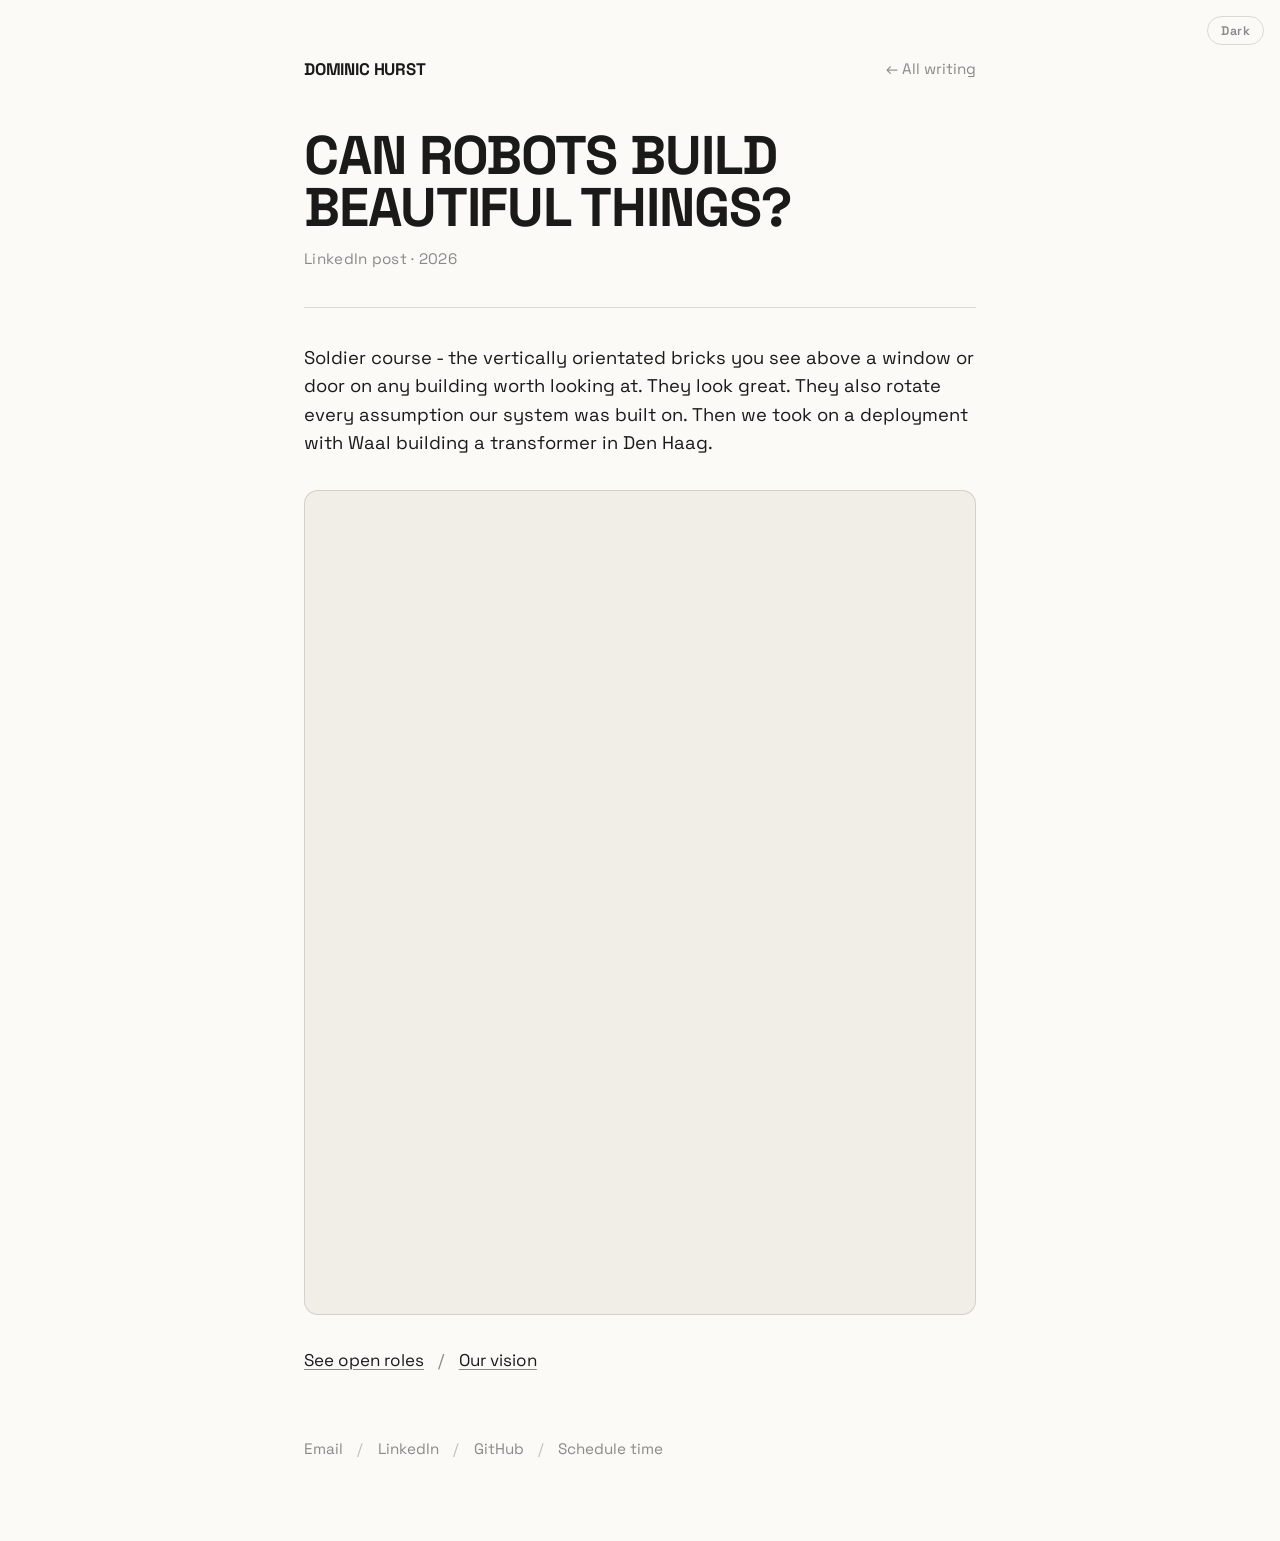
<file: can-robots-build-beautiful-things.html>
<!DOCTYPE html>
<html lang="en" data-theme="dark">
<head>
  <meta charset="UTF-8" />
  <meta name="viewport" content="width=device-width, initial-scale=1" />
  <title>Can robots build beautiful things? | Dominic Hurst</title>
  <meta name="description" content="Soldier course rotates every assumption our system was built on. How we got our robots laying it, on a deployment with Waal in Den Haag." />
  <link rel="canonical" href="https://domhurst.github.io/can-robots-build-beautiful-things.html" />
  <meta property="og:type" content="article" />
  <meta property="og:title" content="Can robots build beautiful things?" />
  <meta property="og:description" content="Soldier course rotates every assumption our system was built on. How we got our robots laying it, on a deployment with Waal in Den Haag." />
  <meta property="og:url" content="https://domhurst.github.io/can-robots-build-beautiful-things.html" />
  <meta property="og:image" content="https://domhurst.github.io/images/new-roles-dji.jpg" />
  <meta name="twitter:card" content="summary_large_image" />
  <link rel="icon" href="images/favicon.ico" sizes="32x32" />
  <link rel="apple-touch-icon" href="images/apple-touch-icon.png" />
  <link rel="preconnect" href="https://fonts.googleapis.com" />
  <link rel="preconnect" href="https://fonts.gstatic.com" crossorigin />
  <link href="https://fonts.googleapis.com/css2?family=Space+Grotesk:wght@400;500;600;700&display=swap" rel="stylesheet" />
  <link rel="stylesheet" href="style.css?v=2026-11-04d" />
  <script>(function(){try{var t=localStorage.getItem('theme');if(!t)t=matchMedia('(prefers-color-scheme: light)').matches?'light':'dark';document.documentElement.setAttribute('data-theme',t);}catch(e){document.documentElement.setAttribute('data-theme','dark');}})();</script>
</head>
<body>
  <button class="theme-toggle" type="button" aria-label="Toggle light or dark mode">Light</button>

  <main class="wrap post">

    <div class="topbar">
      <a class="wordmark" href="index.html">Dominic Hurst</a>
      <a class="back" href="index.html">&larr; All writing</a>
    </div>

    <article>
      <h1 class="post-h1">Can robots build beautiful things?</h1>
      <p class="post-meta">LinkedIn post &middot; 2026</p>

      <hr class="rule" />

      <div class="prose">
        <p class="lead">
          Soldier course - the vertically orientated bricks you see above a window or door on any
          building worth looking at. They look great. They also rotate every assumption our system
          was built on. Then we took on a deployment with Waal building a transformer in Den Haag.
        </p>
      </div>

      <div class="embed linkedin" style="--embed-h:823px">
        <iframe
          src="https://www.linkedin.com/embed/feed/update/urn:li:ugcPost:7455561601702645760"
          title="Embedded LinkedIn post" loading="lazy" allowfullscreen></iframe>
      </div>

      <nav class="more">
        <a href="https://www.monumental.co/jobs" target="_blank" rel="noopener">See open roles</a><span class="sep">/</span>
        <a href="https://www.monumental.co/our-vision" target="_blank" rel="noopener">Our vision</a>
      </nav>
    </article>

    <footer class="site-footer">
      <a href="mailto:dominic@monumental.co">Email</a><span class="sep">/</span>
      <a href="https://linkedin.com/in/dhurst1" target="_blank" rel="noopener">LinkedIn</a><span class="sep">/</span>
      <a href="https://github.com/domhurst" target="_blank" rel="noopener">GitHub</a><span class="sep">/</span>
      <a href="https://calendly.com/dom-monumental/vc" target="_blank" rel="noopener">Schedule time</a>
    </footer>

  </main>

  <script>
    (function(){
      var b=document.querySelector('.theme-toggle');
      function lbl(){ b.textContent = document.documentElement.getAttribute('data-theme')==='light' ? 'Dark' : 'Light'; }
      b.addEventListener('click',function(){
        var d=document.documentElement.getAttribute('data-theme')==='light'?'dark':'light';
        document.documentElement.setAttribute('data-theme',d);
        try{ localStorage.setItem('theme',d); }catch(e){}
        lbl();
      });
      lbl();
    })();
  </script>
</body>
</html>
</file>
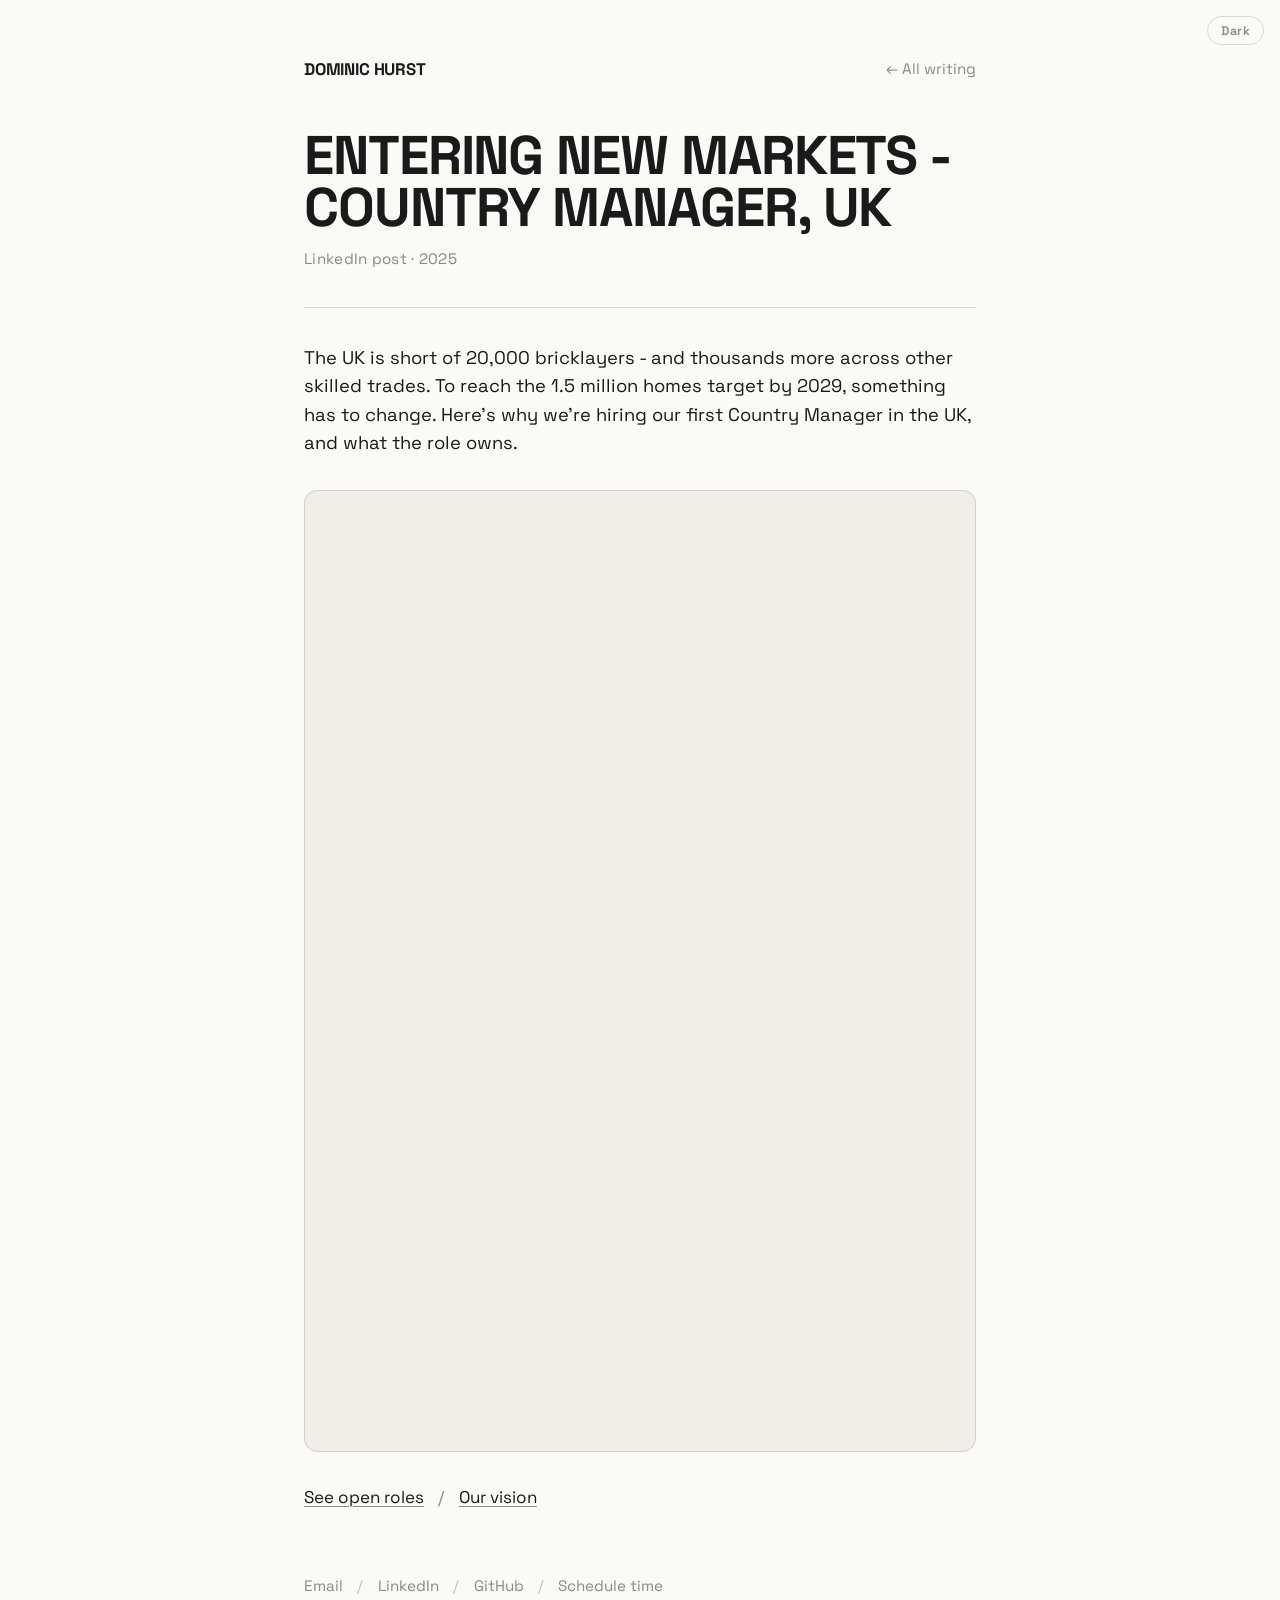
<file: country-manager-uk.html>
<!DOCTYPE html>
<html lang="en" data-theme="dark">
<head>
  <meta charset="UTF-8" />
  <meta name="viewport" content="width=device-width, initial-scale=1" />
  <title>Entering new markets - Country Manager, UK | Dominic Hurst</title>
  <meta name="description" content="Why Monumental is hiring its first UK Country Manager, and what the role owns." />
  <link rel="canonical" href="https://domhurst.github.io/country-manager-uk.html" />
  <meta property="og:type" content="article" />
  <meta property="og:title" content="Entering new markets - Country Manager, UK" />
  <meta property="og:description" content="Why Monumental is hiring its first UK Country Manager, and what the role owns." />
  <meta property="og:image" content="https://domhurst.github.io/images/IMG_3052.jpg" />
  <meta name="twitter:card" content="summary_large_image" />
  <link rel="icon" href="images/favicon.ico" sizes="32x32" />
  <link rel="apple-touch-icon" href="images/apple-touch-icon.png" />
  <link rel="preconnect" href="https://fonts.googleapis.com" />
  <link rel="preconnect" href="https://fonts.gstatic.com" crossorigin />
  <link href="https://fonts.googleapis.com/css2?family=Space+Grotesk:wght@400;500;600;700&display=swap" rel="stylesheet" />
  <link rel="stylesheet" href="style.css?v=2026-11-04d" />
  <script>(function(){try{var t=localStorage.getItem('theme');if(!t)t=matchMedia('(prefers-color-scheme: light)').matches?'light':'dark';document.documentElement.setAttribute('data-theme',t);}catch(e){document.documentElement.setAttribute('data-theme','dark');}})();</script>
</head>
<body>
  <button class="theme-toggle" type="button" aria-label="Toggle light or dark mode">Light</button>

  <main class="wrap post">

    <div class="topbar">
      <a class="wordmark" href="index.html">Dominic Hurst</a>
      <a class="back" href="index.html">&larr; All writing</a>
    </div>

    <article>
      <h1 class="post-h1">Entering new markets - Country Manager, UK</h1>
      <p class="post-meta">LinkedIn post &middot; 2025</p>

      <hr class="rule" />

      <div class="prose">
        <p class="lead">
          The UK is short of 20,000 bricklayers - and thousands more across other skilled trades.
          To reach the 1.5 million homes target by 2029, something has to change. Here&rsquo;s why
          we&rsquo;re hiring our first Country Manager in the UK, and what the role owns.
        </p>
      </div>

      <div class="embed linkedin" style="--embed-h:960px">
        <iframe
          src="https://www.linkedin.com/embed/feed/update/urn:li:ugcPost:7384522499142676480"
          title="Embedded LinkedIn post" loading="lazy" allowfullscreen></iframe>
      </div>

      <nav class="more">
        <a href="https://www.monumental.co/jobs" target="_blank" rel="noopener">See open roles</a><span class="sep">/</span>
        <a href="https://www.monumental.co/our-vision" target="_blank" rel="noopener">Our vision</a>
      </nav>
    </article>

    <footer class="site-footer">
      <a href="mailto:dominic@monumental.co">Email</a><span class="sep">/</span>
      <a href="https://linkedin.com/in/dhurst1" target="_blank" rel="noopener">LinkedIn</a><span class="sep">/</span>
      <a href="https://github.com/domhurst" target="_blank" rel="noopener">GitHub</a><span class="sep">/</span>
      <a href="https://calendly.com/dom-monumental/vc" target="_blank" rel="noopener">Schedule time</a>
    </footer>

  </main>

  <script>
    (function(){
      var b=document.querySelector('.theme-toggle');
      function lbl(){ b.textContent = document.documentElement.getAttribute('data-theme')==='light' ? 'Dark' : 'Light'; }
      b.addEventListener('click',function(){
        var d=document.documentElement.getAttribute('data-theme')==='light'?'dark':'light';
        document.documentElement.setAttribute('data-theme',d);
        try{ localStorage.setItem('theme',d); }catch(e){}
        lbl();
      });
      lbl();
    })();
  </script>
</body>
</html>
</file>
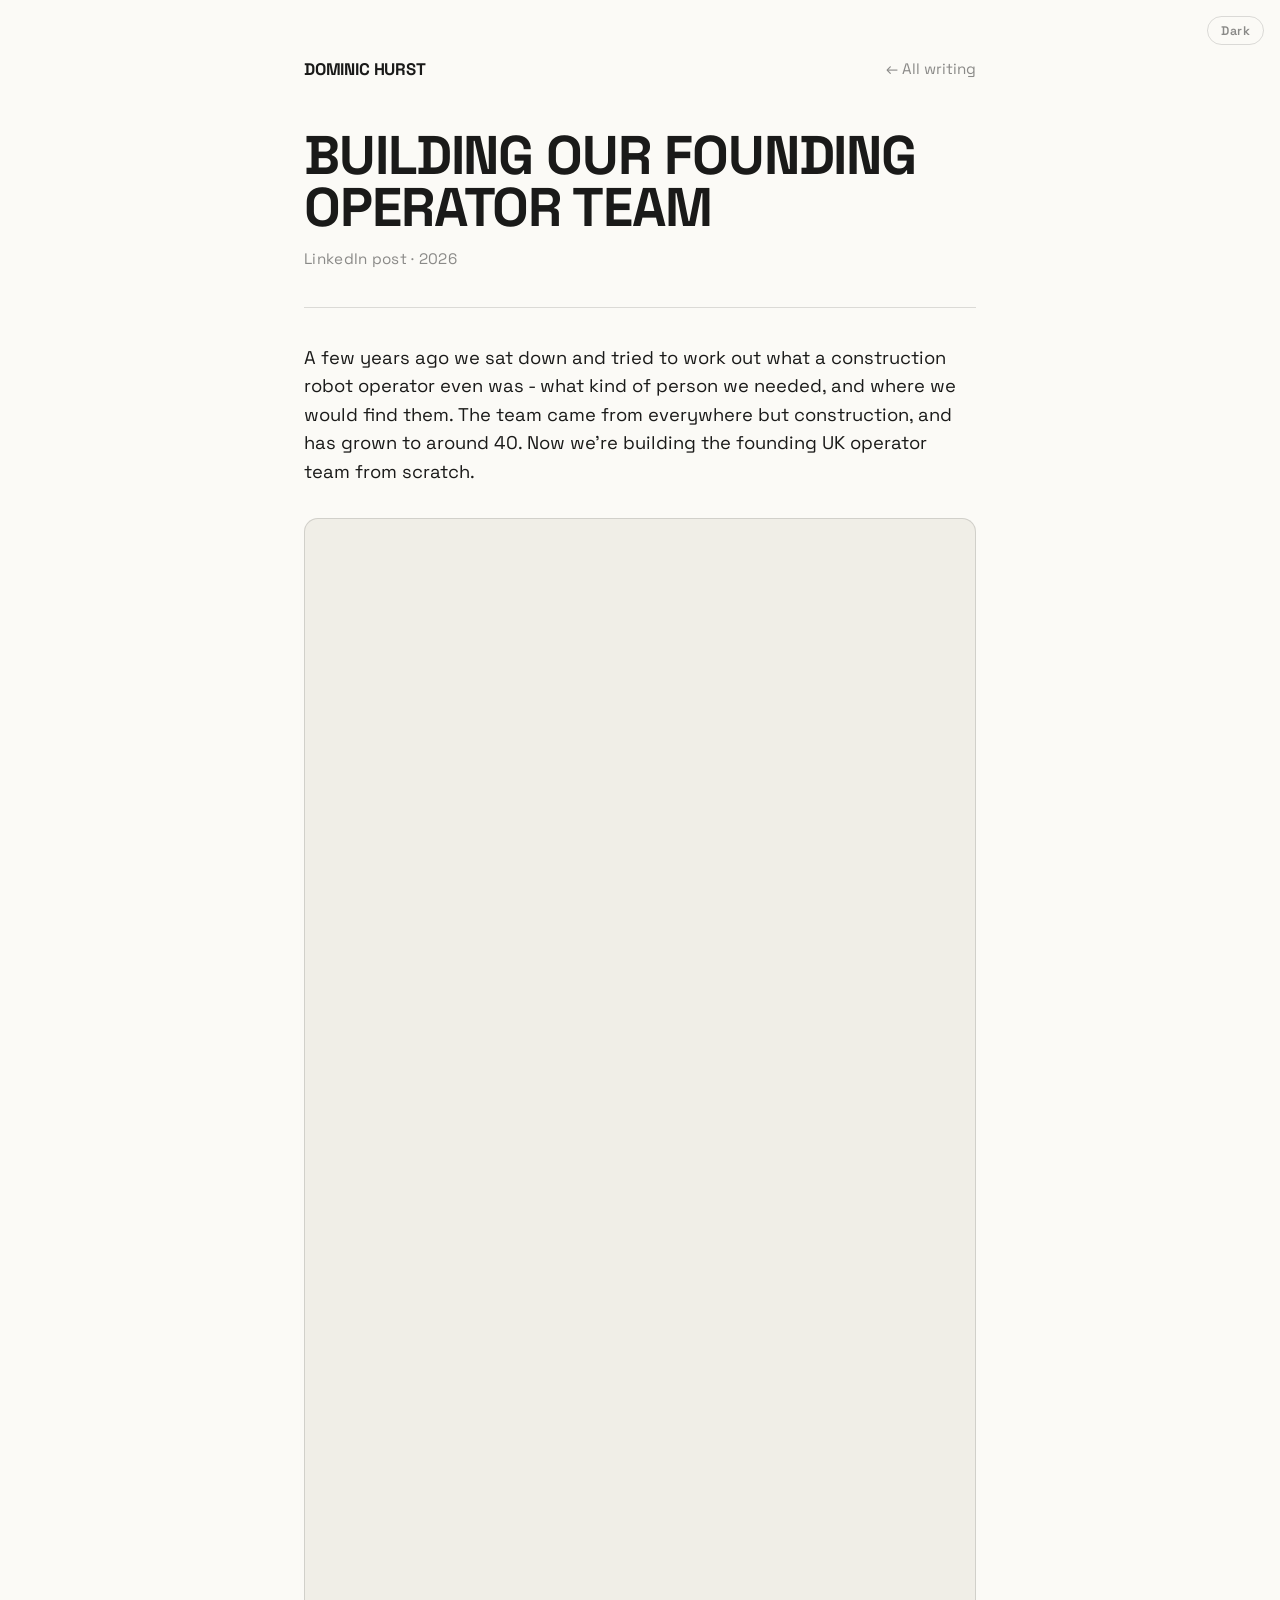
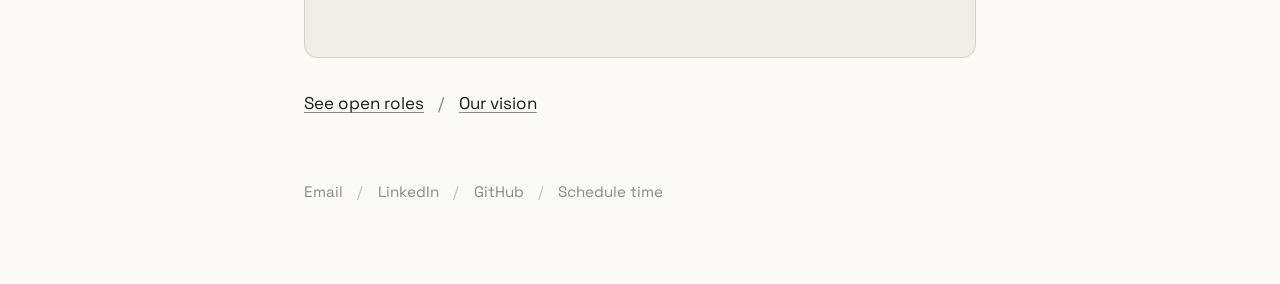
<file: founding-operator-team.html>
<!DOCTYPE html>
<html lang="en" data-theme="dark">
<head>
  <meta charset="UTF-8" />
  <meta name="viewport" content="width=device-width, initial-scale=1" />
  <title>Building our founding operator team | Dominic Hurst</title>
  <meta name="description" content="What a construction robot operator actually is, how the role has changed, and why we&rsquo;re building the founding UK operator team from scratch." />
  <link rel="canonical" href="https://domhurst.github.io/founding-operator-team.html" />
  <meta property="og:type" content="article" />
  <meta property="og:title" content="Building our founding operator team" />
  <meta property="og:description" content="What a construction robot operator actually is, how the role has changed, and why we&rsquo;re building the founding UK operator team from scratch." />
  <meta property="og:url" content="https://domhurst.github.io/founding-operator-team.html" />
  <meta property="og:image" content="https://domhurst.github.io/images/IMG_3052.jpg" />
  <meta name="twitter:card" content="summary_large_image" />
  <link rel="icon" href="images/favicon.ico" sizes="32x32" />
  <link rel="apple-touch-icon" href="images/apple-touch-icon.png" />
  <link rel="preconnect" href="https://fonts.googleapis.com" />
  <link rel="preconnect" href="https://fonts.gstatic.com" crossorigin />
  <link href="https://fonts.googleapis.com/css2?family=Space+Grotesk:wght@400;500;600;700&display=swap" rel="stylesheet" />
  <link rel="stylesheet" href="style.css?v=2026-11-04d" />
  <script>(function(){try{var t=localStorage.getItem('theme');if(!t)t=matchMedia('(prefers-color-scheme: light)').matches?'light':'dark';document.documentElement.setAttribute('data-theme',t);}catch(e){document.documentElement.setAttribute('data-theme','dark');}})();</script>
</head>
<body>
  <button class="theme-toggle" type="button" aria-label="Toggle light or dark mode">Light</button>

  <main class="wrap post">

    <div class="topbar">
      <a class="wordmark" href="index.html">Dominic Hurst</a>
      <a class="back" href="index.html">&larr; All writing</a>
    </div>

    <article>
      <h1 class="post-h1">Building our founding operator team</h1>
      <p class="post-meta">LinkedIn post &middot; 2026</p>

      <hr class="rule" />

      <div class="prose">
        <p class="lead">
          A few years ago we sat down and tried to work out what a construction robot operator even
          was - what kind of person we needed, and where we would find them. The team came from
          everywhere but construction, and has grown to around 40. Now we&rsquo;re building the
          founding UK operator team from scratch.
        </p>
      </div>

      <div class="embed linkedin" style="--embed-h:1138px">
        <iframe
          src="https://www.linkedin.com/embed/feed/update/urn:li:ugcPost:7481331222594555904"
          title="Embedded LinkedIn post" loading="lazy" allowfullscreen></iframe>
      </div>

      <nav class="more">
        <a href="https://www.monumental.co/jobs" target="_blank" rel="noopener">See open roles</a><span class="sep">/</span>
        <a href="https://www.monumental.co/our-vision" target="_blank" rel="noopener">Our vision</a>
      </nav>
    </article>

    <footer class="site-footer">
      <a href="mailto:dominic@monumental.co">Email</a><span class="sep">/</span>
      <a href="https://linkedin.com/in/dhurst1" target="_blank" rel="noopener">LinkedIn</a><span class="sep">/</span>
      <a href="https://github.com/domhurst" target="_blank" rel="noopener">GitHub</a><span class="sep">/</span>
      <a href="https://calendly.com/dom-monumental/vc" target="_blank" rel="noopener">Schedule time</a>
    </footer>

  </main>

  <script>
    (function(){
      var b=document.querySelector('.theme-toggle');
      function lbl(){ b.textContent = document.documentElement.getAttribute('data-theme')==='light' ? 'Dark' : 'Light'; }
      b.addEventListener('click',function(){
        var d=document.documentElement.getAttribute('data-theme')==='light'?'dark':'light';
        document.documentElement.setAttribute('data-theme',d);
        try{ localStorage.setItem('theme',d); }catch(e){}
        lbl();
      });
      lbl();
    })();
  </script>
</body>
</html>
</file>
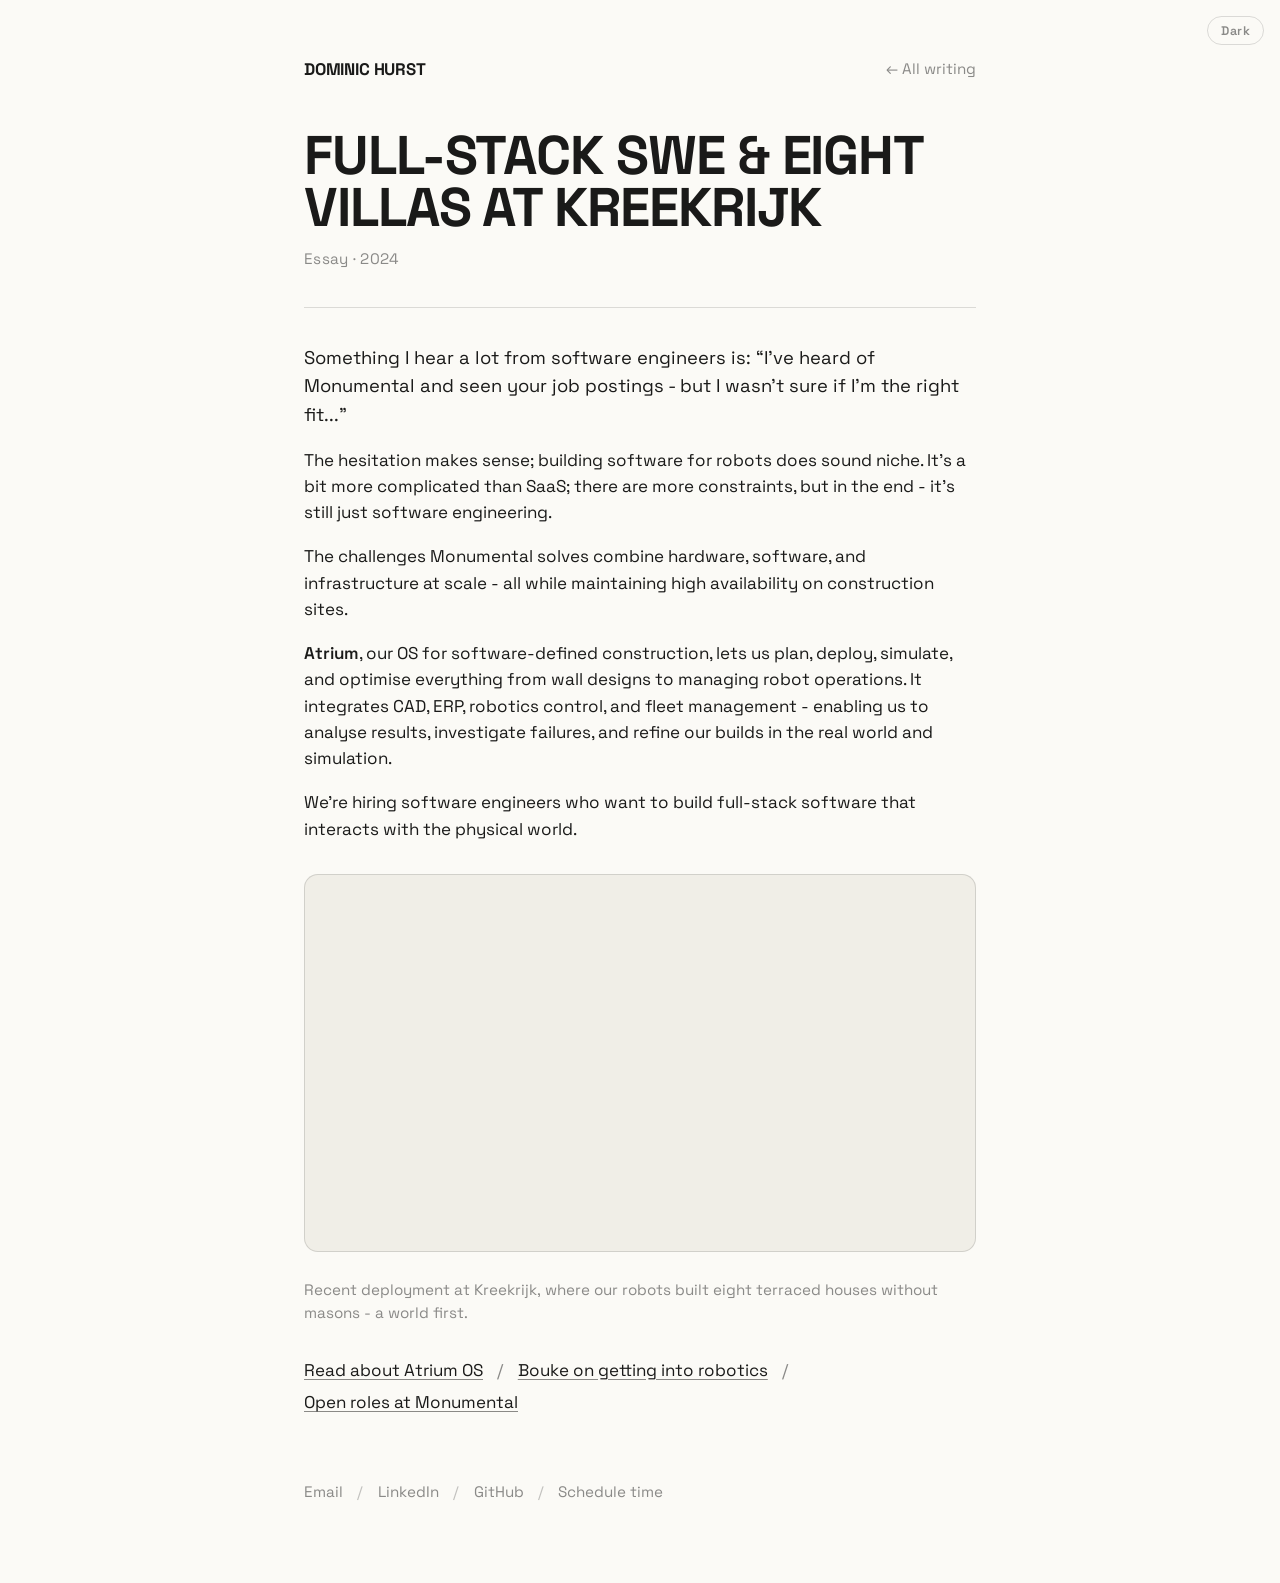
<file: full-stack-swe-kreekrijk.html>
<!DOCTYPE html>
<html lang="en" data-theme="dark">
<head>
  <meta charset="UTF-8" />
  <meta name="viewport" content="width=device-width, initial-scale=1" />
  <title>Full-stack SWE &amp; eight villas at Kreekrijk | Dominic Hurst</title>
  <meta name="description" content="Why full-stack at Monumental is still just software engineering - plus a recent deployment where our robots built eight terraced houses at Kreekrijk." />
  <link rel="canonical" href="https://domhurst.github.io/full-stack-swe-kreekrijk.html" />
  <meta property="og:type" content="article" />
  <meta property="og:title" content="Full-stack SWE &amp; eight villas at Kreekrijk" />
  <meta property="og:description" content="Why this is still just software engineering, plus a recent on-site deployment." />
  <meta property="og:image" content="https://domhurst.github.io/RobotPhoto.jpg" />
  <meta name="twitter:card" content="summary_large_image" />
  <link rel="icon" href="images/favicon.ico" sizes="32x32" />
  <link rel="apple-touch-icon" href="images/apple-touch-icon.png" />
  <link rel="preconnect" href="https://fonts.googleapis.com" />
  <link rel="preconnect" href="https://fonts.gstatic.com" crossorigin />
  <link href="https://fonts.googleapis.com/css2?family=Space+Grotesk:wght@400;500;600;700&display=swap" rel="stylesheet" />
  <link rel="stylesheet" href="style.css?v=2026-11-04d" />
  <script>(function(){try{var t=localStorage.getItem('theme');if(!t)t=matchMedia('(prefers-color-scheme: light)').matches?'light':'dark';document.documentElement.setAttribute('data-theme',t);}catch(e){document.documentElement.setAttribute('data-theme','dark');}})();</script>
</head>
<body>
  <button class="theme-toggle" type="button" aria-label="Toggle light or dark mode">Light</button>

  <main class="wrap post">

    <div class="topbar">
      <a class="wordmark" href="index.html">Dominic Hurst</a>
      <a class="back" href="index.html">&larr; All writing</a>
    </div>

    <article>
      <h1 class="post-h1">Full-stack SWE &amp; eight villas at Kreekrijk</h1>
      <p class="post-meta">Essay &middot; 2024</p>

      <hr class="rule" />

      <div class="prose">
        <p class="lead">
          Something I hear a lot from software engineers is: &ldquo;I&rsquo;ve heard of Monumental and seen your
          job postings - but I wasn&rsquo;t sure if I&rsquo;m the right fit...&rdquo;
        </p>
        <p>
          The hesitation makes sense; building software for robots does sound niche. It&rsquo;s a bit more
          complicated than SaaS; there are more constraints, but in the end - it&rsquo;s still just software engineering.
        </p>
        <p>
          The challenges Monumental solves combine hardware, software, and infrastructure at scale - all while
          maintaining high availability on construction sites.
        </p>
        <p>
          <strong>Atrium</strong>, our OS for software-defined construction, lets us plan, deploy, simulate, and
          optimise everything from wall designs to managing robot operations. It integrates CAD, ERP, robotics
          control, and fleet management - enabling us to analyse results, investigate failures, and refine our
          builds in the real world and simulation.
        </p>
        <p>
          We&rsquo;re hiring software engineers who want to build full-stack software that interacts with the physical world.
        </p>
      </div>

      <div class="video">
        <iframe
          src="https://player.vimeo.com/video/1099667889?h=5ea1ce2912"
          allow="autoplay; fullscreen; picture-in-picture" allowfullscreen
          title="Kreekrijk deployment - eight terraced houses without masons"></iframe>
      </div>
      <p class="caption">Recent deployment at Kreekrijk, where our robots built eight terraced houses without masons - a world first.</p>

      <nav class="more">
        <a href="https://www.monumental.co/atrium" target="_blank" rel="noopener">Read about Atrium OS</a><span class="sep">/</span>
        <a href="https://bou.ke/blog/robotics/" target="_blank" rel="noopener">Bouke on getting into robotics</a><span class="sep">/</span>
        <a href="https://www.monumental.co/jobs" target="_blank" rel="noopener">Open roles at Monumental</a>
      </nav>
    </article>

    <footer class="site-footer">
      <a href="mailto:dominic@monumental.co">Email</a><span class="sep">/</span>
      <a href="https://linkedin.com/in/dhurst1" target="_blank" rel="noopener">LinkedIn</a><span class="sep">/</span>
      <a href="https://github.com/domhurst" target="_blank" rel="noopener">GitHub</a><span class="sep">/</span>
      <a href="https://calendly.com/dom-monumental/vc" target="_blank" rel="noopener">Schedule time</a>
    </footer>

  </main>

  <script>
    (function(){
      var b=document.querySelector('.theme-toggle');
      function lbl(){ b.textContent = document.documentElement.getAttribute('data-theme')==='light' ? 'Dark' : 'Light'; }
      b.addEventListener('click',function(){
        var d=document.documentElement.getAttribute('data-theme')==='light'?'dark':'light';
        document.documentElement.setAttribute('data-theme',d);
        try{ localStorage.setItem('theme',d); }catch(e){}
        lbl();
      });
      lbl();
    })();
  </script>
</body>
</html>
</file>
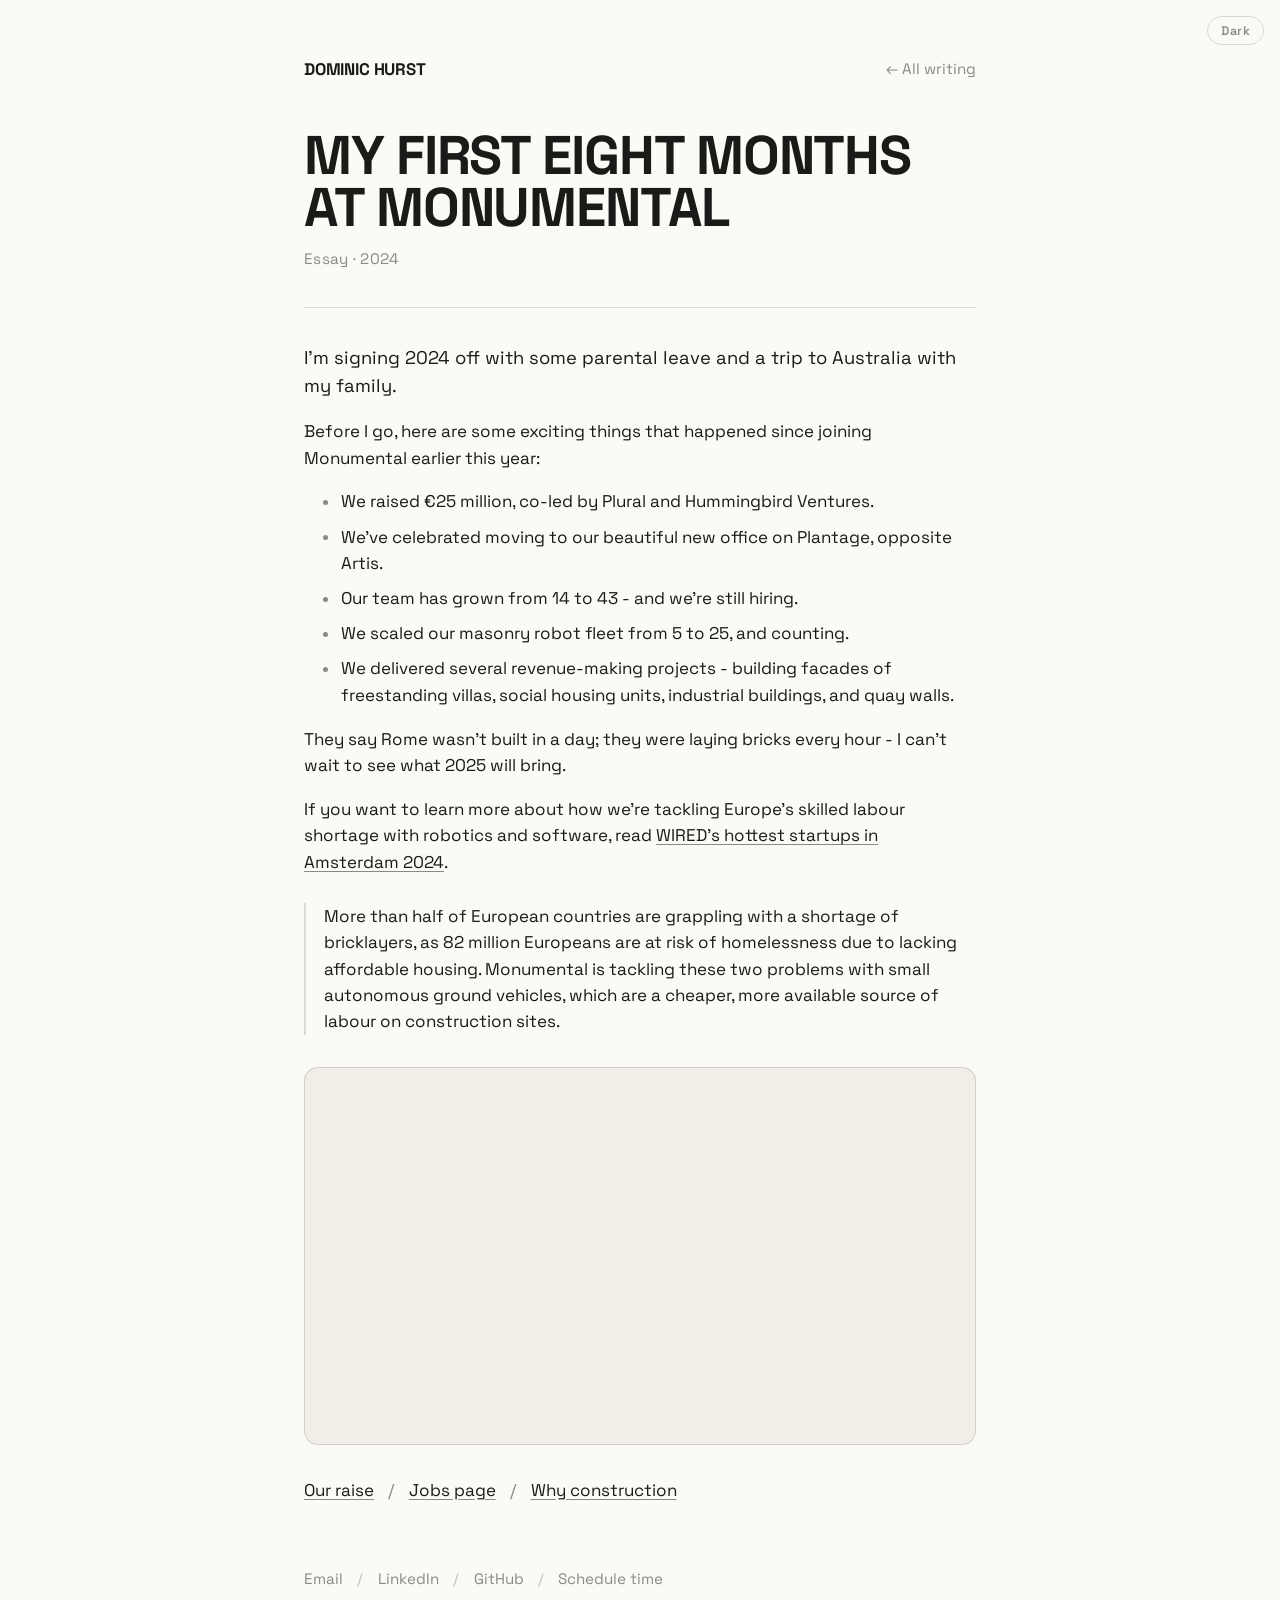
<file: monumental-8-months.html>
<!DOCTYPE html>
<html lang="en" data-theme="dark">
<head>
  <meta charset="UTF-8" />
  <meta name="viewport" content="width=device-width, initial-scale=1" />
  <title>My first eight months at Monumental | Dominic Hurst</title>
  <meta name="description" content="Highlights from my first eight months at Monumental - growth, funding, new deployments, and the robotics shaping construction." />
  <link rel="canonical" href="https://domhurst.github.io/monumental-8-months.html" />
  <meta property="og:type" content="article" />
  <meta property="og:title" content="My first eight months at Monumental" />
  <meta property="og:description" content="Growth, funding, new deployments, and a world-first: robots laying bricks on-site." />
  <meta property="og:image" content="https://domhurst.github.io/images/symbol_red.svg" />
  <meta name="twitter:card" content="summary_large_image" />
  <link rel="icon" href="images/favicon.ico" sizes="32x32" />
  <link rel="apple-touch-icon" href="images/apple-touch-icon.png" />
  <link rel="preconnect" href="https://fonts.googleapis.com" />
  <link rel="preconnect" href="https://fonts.gstatic.com" crossorigin />
  <link href="https://fonts.googleapis.com/css2?family=Space+Grotesk:wght@400;500;600;700&display=swap" rel="stylesheet" />
  <link rel="stylesheet" href="style.css?v=2026-11-04d" />
  <script>(function(){try{var t=localStorage.getItem('theme');if(!t)t=matchMedia('(prefers-color-scheme: light)').matches?'light':'dark';document.documentElement.setAttribute('data-theme',t);}catch(e){document.documentElement.setAttribute('data-theme','dark');}})();</script>
</head>
<body>
  <button class="theme-toggle" type="button" aria-label="Toggle light or dark mode">Light</button>

  <main class="wrap post">

    <div class="topbar">
      <a class="wordmark" href="index.html">Dominic Hurst</a>
      <a class="back" href="index.html">&larr; All writing</a>
    </div>

    <article>
      <h1 class="post-h1">My first eight months at Monumental</h1>
      <p class="post-meta">Essay &middot; 2024</p>

      <hr class="rule" />

      <div class="prose">
        <p class="lead">I&rsquo;m signing 2024 off with some parental leave and a trip to Australia with my family.</p>

        <p>Before I go, here are some exciting things that happened since joining Monumental earlier this year:</p>

        <ul>
          <li>We raised &euro;25 million, co-led by Plural and Hummingbird Ventures.</li>
          <li>We&rsquo;ve celebrated moving to our beautiful new office on Plantage, opposite Artis.</li>
          <li>Our team has grown from 14 to 43 - and we&rsquo;re still hiring.</li>
          <li>We scaled our masonry robot fleet from 5 to 25, and counting.</li>
          <li>We delivered several revenue-making projects - building facades of freestanding villas, social housing units, industrial buildings, and quay walls.</li>
        </ul>

        <p>They say Rome wasn&rsquo;t built in a day; they were laying bricks every hour - I can&rsquo;t wait to see what 2025 will bring.</p>

        <p>
          If you want to learn more about how we&rsquo;re tackling Europe&rsquo;s skilled labour shortage with robotics
          and software, read <a href="https://lnkd.in/ezUdNPRD" target="_blank" rel="noopener">WIRED&rsquo;s hottest startups in Amsterdam 2024</a>.
        </p>

        <blockquote>
          More than half of European countries are grappling with a shortage of bricklayers, as 82 million
          Europeans are at risk of homelessness due to lacking affordable housing. Monumental is tackling these
          two problems with small autonomous ground vehicles, which are a cheaper, more available source of
          labour on construction sites.
        </blockquote>
      </div>

      <div class="video">
        <iframe
          src="https://player.vimeo.com/video/1107678192?title=0&amp;byline=0&amp;portrait=0"
          allow="autoplay; fullscreen; picture-in-picture; clipboard-write; encrypted-media; web-share"
          allowfullscreen title="Monumental"></iframe>
      </div>

      <nav class="more">
        <a href="https://www.monumental.co/posts/announcing-our-25-million-fundraise" target="_blank" rel="noopener">Our raise</a><span class="sep">/</span>
        <a href="https://www.monumental.co/jobs" target="_blank" rel="noopener">Jobs page</a><span class="sep">/</span>
        <a href="https://www.monumental.co/our-vision" target="_blank" rel="noopener">Why construction</a>
      </nav>
    </article>

    <footer class="site-footer">
      <a href="mailto:dominic@monumental.co">Email</a><span class="sep">/</span>
      <a href="https://linkedin.com/in/dhurst1" target="_blank" rel="noopener">LinkedIn</a><span class="sep">/</span>
      <a href="https://github.com/domhurst" target="_blank" rel="noopener">GitHub</a><span class="sep">/</span>
      <a href="https://calendly.com/dom-monumental/vc" target="_blank" rel="noopener">Schedule time</a>
    </footer>

  </main>

  <script>
    (function(){
      var b=document.querySelector('.theme-toggle');
      function lbl(){ b.textContent = document.documentElement.getAttribute('data-theme')==='light' ? 'Dark' : 'Light'; }
      b.addEventListener('click',function(){
        var d=document.documentElement.getAttribute('data-theme')==='light'?'dark':'light';
        document.documentElement.setAttribute('data-theme',d);
        try{ localStorage.setItem('theme',d); }catch(e){}
        lbl();
      });
      lbl();
    })();
  </script>
</body>
</html>
</file>
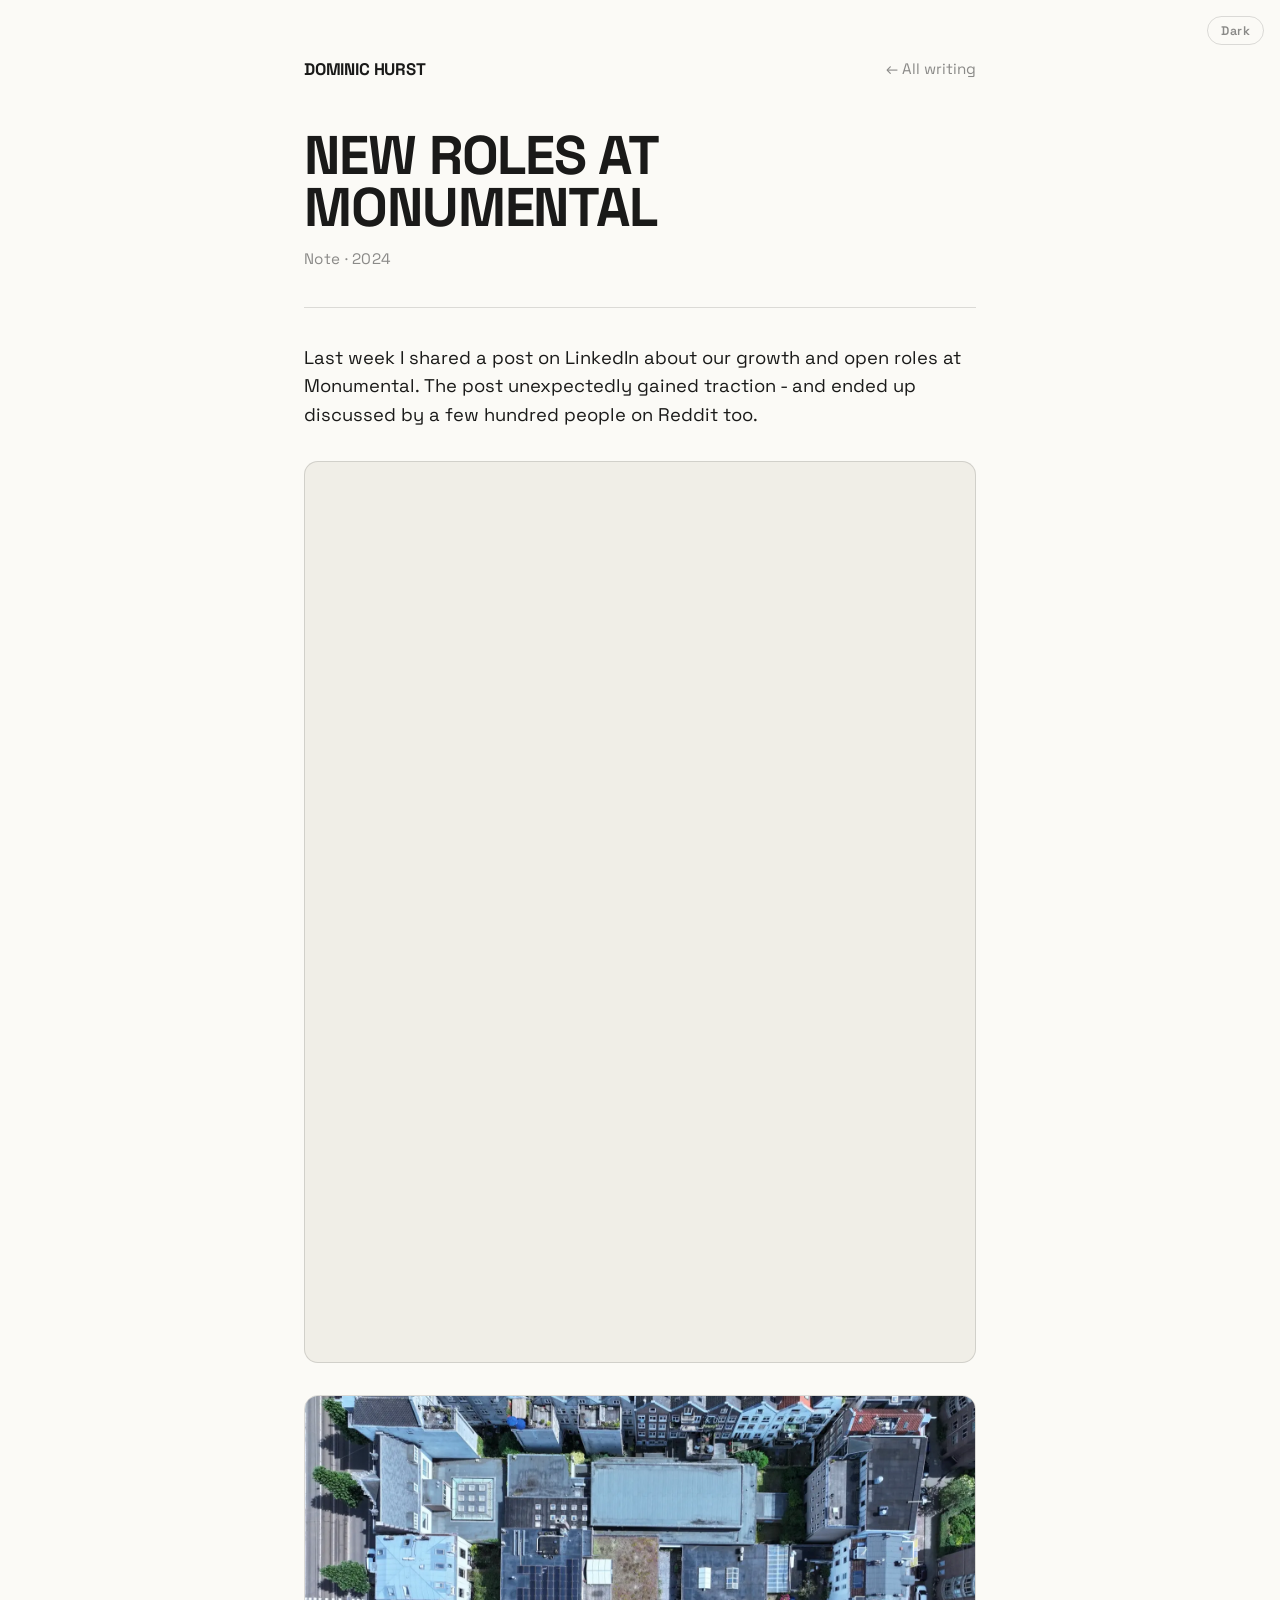
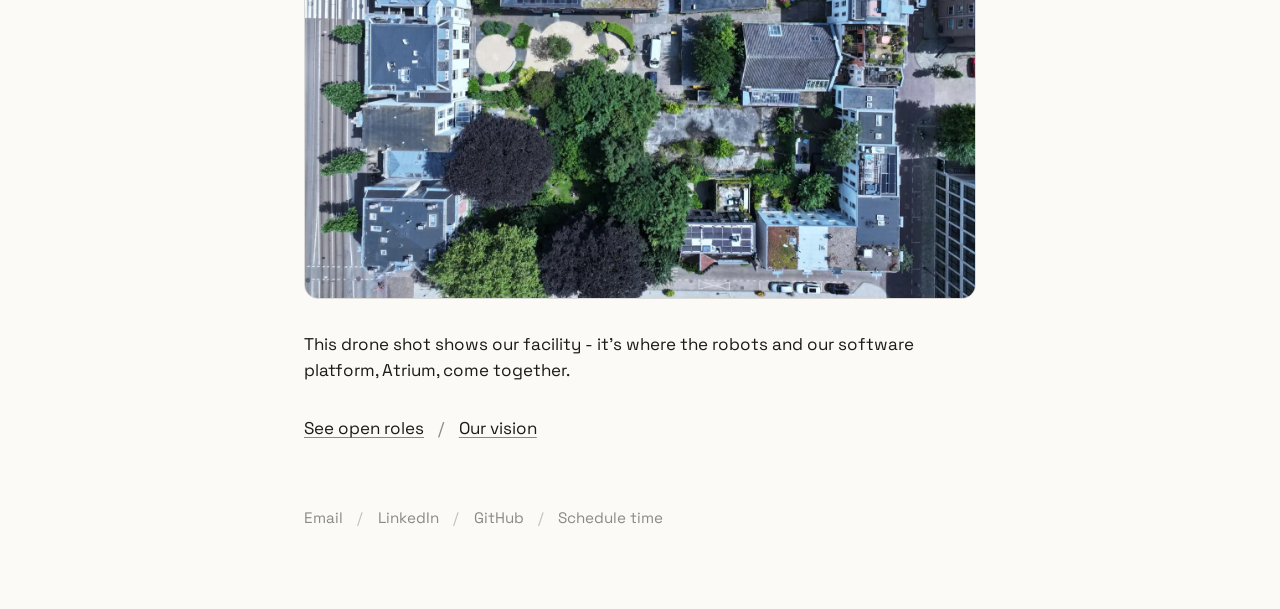
<file: new-roles.html>
<!DOCTYPE html>
<html lang="en" data-theme="dark">
<head>
  <meta charset="UTF-8" />
  <meta name="viewport" content="width=device-width, initial-scale=1" />
  <title>New roles at Monumental | Dominic Hurst</title>
  <meta name="description" content="A growth update and open roles at Monumental that picked up traction on LinkedIn and Reddit." />
  <link rel="canonical" href="https://domhurst.github.io/new-roles.html" />
  <meta property="og:type" content="article" />
  <meta property="og:title" content="New roles at Monumental" />
  <meta property="og:description" content="A growth update that picked up traction on LinkedIn and Reddit." />
  <meta property="og:image" content="https://domhurst.github.io/images/new-roles-dji.jpg" />
  <meta name="twitter:card" content="summary_large_image" />
  <link rel="icon" href="images/favicon.ico" sizes="32x32" />
  <link rel="apple-touch-icon" href="images/apple-touch-icon.png" />
  <link rel="preconnect" href="https://fonts.googleapis.com" />
  <link rel="preconnect" href="https://fonts.gstatic.com" crossorigin />
  <link href="https://fonts.googleapis.com/css2?family=Space+Grotesk:wght@400;500;600;700&display=swap" rel="stylesheet" />
  <link rel="stylesheet" href="style.css?v=2026-11-04d" />
  <script>(function(){try{var t=localStorage.getItem('theme');if(!t)t=matchMedia('(prefers-color-scheme: light)').matches?'light':'dark';document.documentElement.setAttribute('data-theme',t);}catch(e){document.documentElement.setAttribute('data-theme','dark');}})();</script>
</head>
<body>
  <button class="theme-toggle" type="button" aria-label="Toggle light or dark mode">Light</button>

  <main class="wrap post">

    <div class="topbar">
      <a class="wordmark" href="index.html">Dominic Hurst</a>
      <a class="back" href="index.html">&larr; All writing</a>
    </div>

    <article>
      <h1 class="post-h1">New roles at Monumental</h1>
      <p class="post-meta">Note &middot; 2024</p>

      <hr class="rule" />

      <div class="prose">
        <p class="lead">
          Last week I shared a post on LinkedIn about our growth and open roles at Monumental.
          The post unexpectedly gained traction - and ended up discussed by a few hundred people on Reddit too.
        </p>
      </div>

      <div class="embed reddit">
        <iframe
          src="https://www.redditmedia.com/r/singularity/comments/1mbawpt/construction_workers_may_become_obsolete_soon_in_the_first_world/?embed=true&amp;theme=dark&amp;showmedia=true"
          loading="lazy" scrolling="yes"
          title="Reddit discussion of Monumental&rsquo;s growth post"></iframe>
      </div>

      <img class="post-img" src="images/new-roles-dji-1600.webp" alt="Aerial drone photo of Monumental&rsquo;s test facility" loading="lazy" width="1600" height="1198" />

      <div class="prose">
        <p>This drone shot shows our facility - it&rsquo;s where the robots and our software platform, Atrium, come together.</p>
      </div>

      <nav class="more">
        <a href="https://www.monumental.co/jobs" target="_blank" rel="noopener">See open roles</a><span class="sep">/</span>
        <a href="https://www.monumental.co/our-vision" target="_blank" rel="noopener">Our vision</a>
      </nav>
    </article>

    <footer class="site-footer">
      <a href="mailto:dominic@monumental.co">Email</a><span class="sep">/</span>
      <a href="https://linkedin.com/in/dhurst1" target="_blank" rel="noopener">LinkedIn</a><span class="sep">/</span>
      <a href="https://github.com/domhurst" target="_blank" rel="noopener">GitHub</a><span class="sep">/</span>
      <a href="https://calendly.com/dom-monumental/vc" target="_blank" rel="noopener">Schedule time</a>
    </footer>

  </main>

  <script>
    (function(){
      var b=document.querySelector('.theme-toggle');
      function lbl(){ b.textContent = document.documentElement.getAttribute('data-theme')==='light' ? 'Dark' : 'Light'; }
      b.addEventListener('click',function(){
        var d=document.documentElement.getAttribute('data-theme')==='light'?'dark':'light';
        document.documentElement.setAttribute('data-theme',d);
        try{ localStorage.setItem('theme',d); }catch(e){}
        lbl();
      });
      lbl();
    })();
  </script>
</body>
</html>
</file>
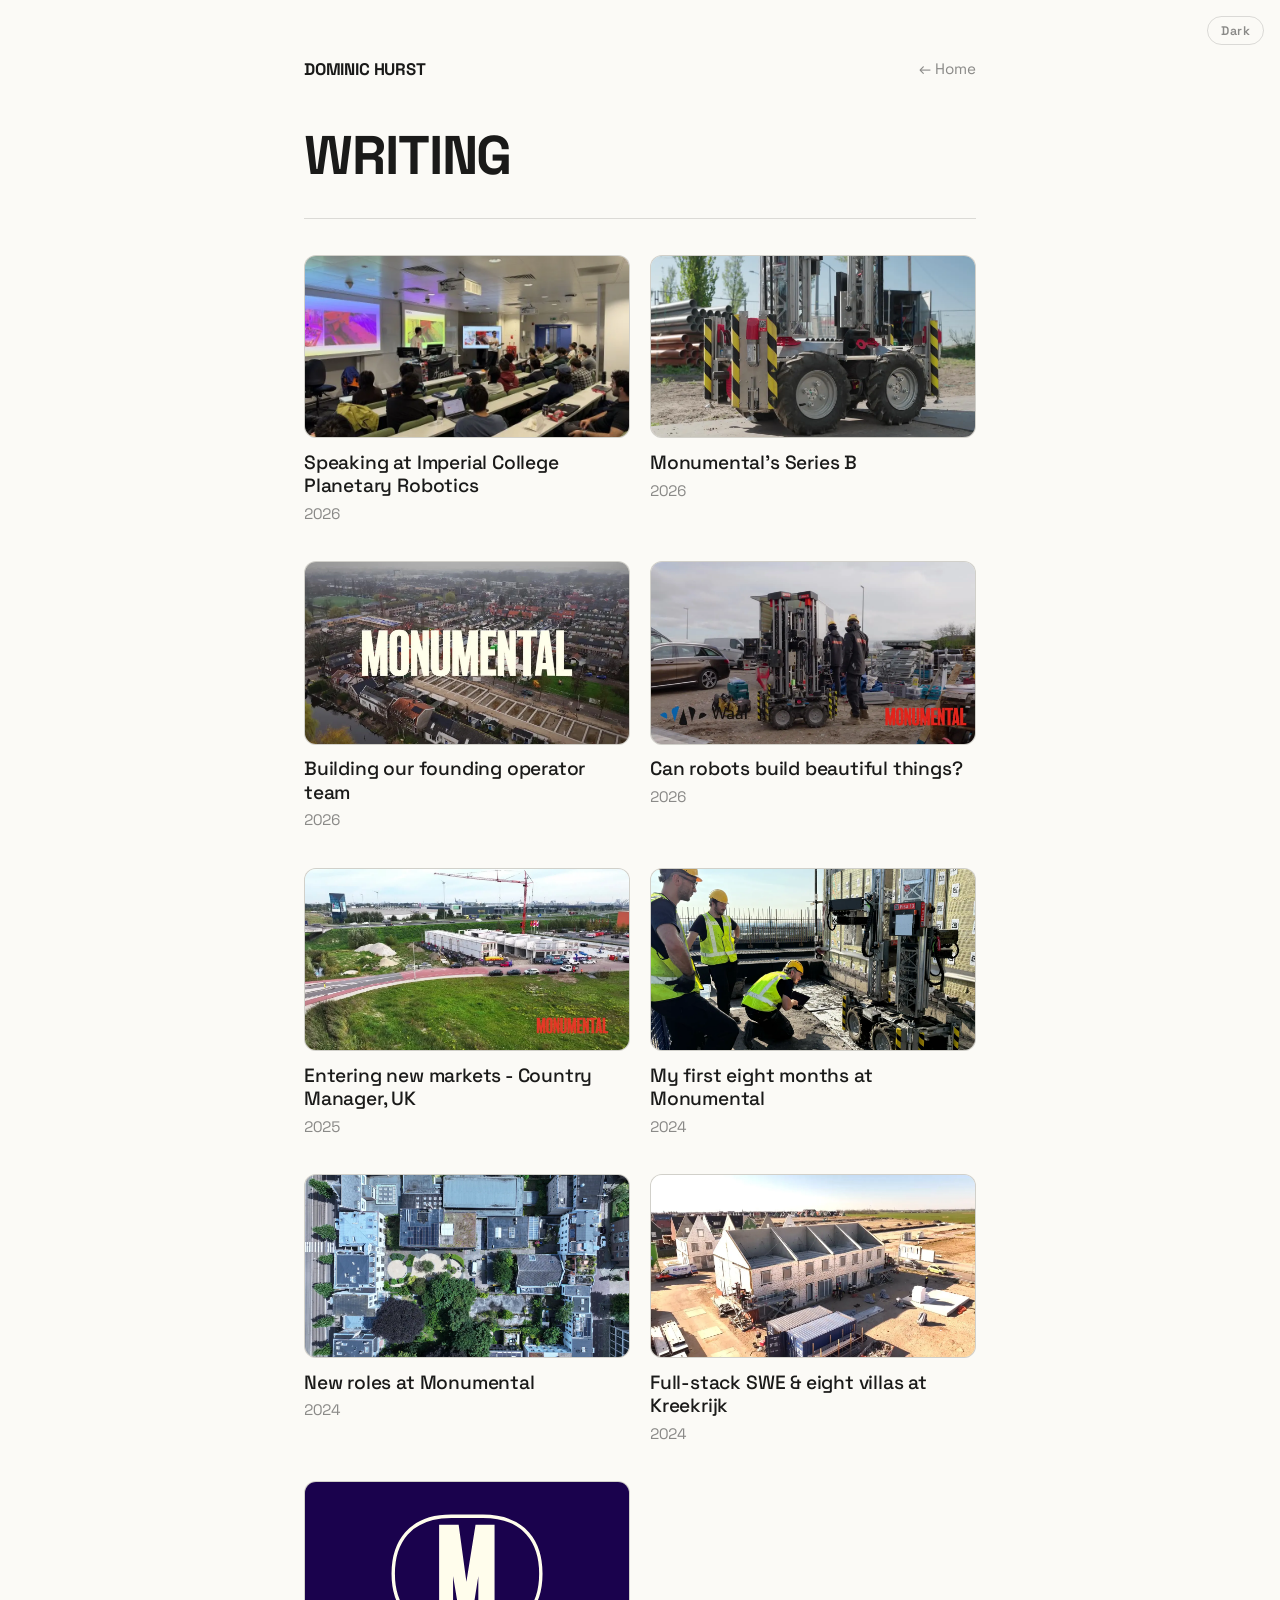
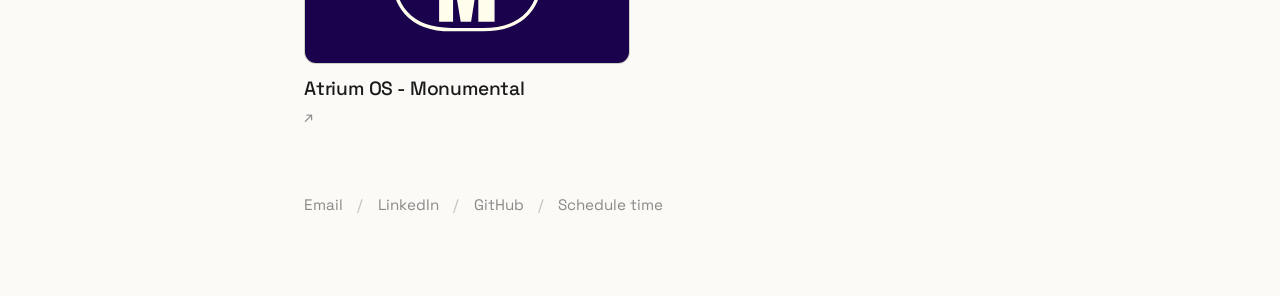
<file: projects.html>
<!DOCTYPE html>
<html lang="en" data-theme="dark">
<head>
  <meta charset="UTF-8" />
  <meta name="viewport" content="width=device-width, initial-scale=1" />
  <title>Writing | Dominic Hurst</title>
  <meta name="description" content="Writing by Dominic Hurst on construction robotics, hiring, and Monumental." />
  <link rel="canonical" href="https://domhurst.github.io/projects.html" />
  <link rel="icon" href="images/favicon.ico" sizes="32x32" />
  <link rel="apple-touch-icon" href="images/apple-touch-icon.png" />
  <link rel="preconnect" href="https://fonts.googleapis.com" />
  <link rel="preconnect" href="https://fonts.gstatic.com" crossorigin />
  <link href="https://fonts.googleapis.com/css2?family=Space+Grotesk:wght@400;500;600;700&display=swap" rel="stylesheet" />
  <link rel="stylesheet" href="style.css?v=2026-11-04d" />
  <script>(function(){try{var t=localStorage.getItem('theme');if(!t)t=matchMedia('(prefers-color-scheme: light)').matches?'light':'dark';document.documentElement.setAttribute('data-theme',t);}catch(e){document.documentElement.setAttribute('data-theme','dark');}})();</script>
</head>
<body>
  <button class="theme-toggle" type="button" aria-label="Toggle light or dark mode">Light</button>

  <main class="wrap post">

    <div class="topbar">
      <a class="wordmark" href="index.html">Dominic Hurst</a>
      <a class="back" href="index.html">&larr; Home</a>
    </div>

    <h1 class="post-h1">Writing</h1>
    <hr class="rule" />

    <nav class="cards">
      <a class="card" href="imperial-college-talk.html">
        <span class="card-media">
          <img src="images/thumbs/imperial-college-talk.webp" alt="" width="1280" height="720" loading="lazy" decoding="async" />
        </span>
        <span class="card-title">Speaking at Imperial College Planetary Robotics</span>
        <span class="post-year">2026</span>
      </a>
      <a class="card" href="series-b.html">
        <span class="card-media">
          <img src="images/thumbs/series-b.webp" alt="" width="1280" height="720" loading="lazy" decoding="async" />
          <video class="card-video" src="media/series-b.mp4" width="1280" height="720" muted loop playsinline preload="none" disablepictureinpicture disableremoteplayback aria-hidden="true"></video>
        </span>
        <span class="card-title">Monumental&rsquo;s Series B</span>
        <span class="post-year">2026</span>
      </a>
      <a class="card" href="founding-operator-team.html">
        <span class="card-media">
          <img src="images/thumbs/founding-operator-team.webp" alt="" width="1280" height="720" loading="lazy" decoding="async" />
          <video class="card-video" src="media/founding-operator-team.mp4" width="1280" height="720" muted loop playsinline preload="none" disablepictureinpicture disableremoteplayback aria-hidden="true"></video>
        </span>
        <span class="card-title">Building our founding operator team</span>
        <span class="post-year">2026</span>
      </a>
      <a class="card" href="can-robots-build-beautiful-things.html">
        <span class="card-media">
          <img src="images/thumbs/can-robots.webp" alt="" width="1280" height="720" loading="lazy" decoding="async" />
          <video class="card-video" src="media/can-robots.mp4" width="1280" height="720" muted loop playsinline preload="none" disablepictureinpicture disableremoteplayback aria-hidden="true"></video>
        </span>
        <span class="card-title">Can robots build beautiful things?</span>
        <span class="post-year">2026</span>
      </a>
      <a class="card" href="country-manager-uk.html">
        <span class="card-media">
          <img src="images/thumbs/country-manager-uk.webp" alt="" width="1280" height="720" loading="lazy" decoding="async" />
          <video class="card-video" src="media/country-manager-uk.mp4" width="1280" height="720" muted loop playsinline preload="none" disablepictureinpicture disableremoteplayback aria-hidden="true"></video>
        </span>
        <span class="card-title">Entering new markets - Country Manager, UK</span>
        <span class="post-year">2025</span>
      </a>
      <a class="card" href="monumental-8-months.html">
        <span class="card-media">
          <img src="images/thumbs/monumental-8-months.webp" alt="" width="1280" height="720" loading="lazy" decoding="async" />
        </span>
        <span class="card-title">My first eight months at Monumental</span>
        <span class="post-year">2024</span>
      </a>
      <a class="card" href="new-roles.html">
        <span class="card-media">
          <img src="images/thumbs/new-roles.webp" alt="" width="1280" height="720" loading="lazy" decoding="async" />
        </span>
        <span class="card-title">New roles at Monumental</span>
        <span class="post-year">2024</span>
      </a>
      <a class="card" href="full-stack-swe-kreekrijk.html">
        <span class="card-media">
          <img src="images/thumbs/kreekrijk.webp" alt="" width="1280" height="720" loading="lazy" decoding="async" />
          <video class="card-video" src="media/kreekrijk.mp4" width="1280" height="720" muted loop playsinline preload="none" disablepictureinpicture disableremoteplayback aria-hidden="true"></video>
        </span>
        <span class="card-title">Full-stack SWE &amp; eight villas at Kreekrijk</span>
        <span class="post-year">2024</span>
      </a>
      <a class="card" href="https://www.monumental.co/atrium" target="_blank" rel="noopener">
        <span class="card-media">
          <img src="images/thumbs/atrium.svg" alt="" width="1600" height="900" loading="lazy" decoding="async" />
        </span>
        <span class="card-title">Atrium OS - Monumental</span>
        <span class="post-year">&#8599;</span>
      </a>
    </nav>

    <footer class="site-footer">
      <a href="mailto:dominic@monumental.co">Email</a><span class="sep">/</span>
      <a href="https://linkedin.com/in/dhurst1" target="_blank" rel="noopener">LinkedIn</a><span class="sep">/</span>
      <a href="https://github.com/domhurst" target="_blank" rel="noopener">GitHub</a><span class="sep">/</span>
      <a href="https://calendly.com/dom-monumental/vc" target="_blank" rel="noopener">Schedule time</a>
    </footer>

  </main>

  <script>
    (function(){
      var b=document.querySelector('.theme-toggle');
      function lbl(){ b.textContent = document.documentElement.getAttribute('data-theme')==='light' ? 'Dark' : 'Light'; }
      b.addEventListener('click',function(){
        var d=document.documentElement.getAttribute('data-theme')==='light'?'dark':'light';
        document.documentElement.setAttribute('data-theme',d);
        try{ localStorage.setItem('theme',d); }catch(e){}
        lbl();
      });
      lbl();
    })();

    (function(){
      // Video previews: the hovered card plays its clip; otherwise the card nearest the middle
      // of the screen does. Only one plays at a time.
      var vids=[].slice.call(document.querySelectorAll('.card-video'));
      if(!vids.length || !('IntersectionObserver' in window)) return;
      if(matchMedia('(prefers-reduced-motion: reduce)').matches) return;
      if(navigator.connection && navigator.connection.saveData) return;
      var seen=[], current=null, hovered=null, queued=false;
      vids.forEach(function(v){
        var c=v.closest('.card');
        c.addEventListener('mouseenter',function(){ hovered=v; pick(); });
        c.addEventListener('mouseleave',function(){ if(hovered===v){ hovered=null; pick(); } });
      });
      function pick(){
        queued=false;
        var mid=innerHeight/2, best=hovered, bestD=Infinity;
        if(!best) seen.forEach(function(v){
          var r=v.getBoundingClientRect();
          var d=Math.abs((r.top+r.bottom)/2-mid);
          if(d<bestD){ bestD=d; best=v; }
        });
        if(best===current) return;
        if(current && !current.paused) current.pause();
        current=best;
        if(best){ var p=best.play(); if(p&&p.catch) p.catch(function(){}); }
      }
      function queue(){ if(!queued){ queued=true; requestAnimationFrame(pick); } }
      var io=new IntersectionObserver(function(es){
        es.forEach(function(e){
          var i=seen.indexOf(e.target);
          if(e.isIntersecting && i<0) seen.push(e.target);
          if(!e.isIntersecting && i>-1) seen.splice(i,1);
        });
        pick();
      },{threshold:.6});
      vids.forEach(function(v){ io.observe(v); });
      addEventListener('scroll',queue,{passive:true});
      addEventListener('resize',queue);
    })();
  </script>
</body>
</html>
</file>
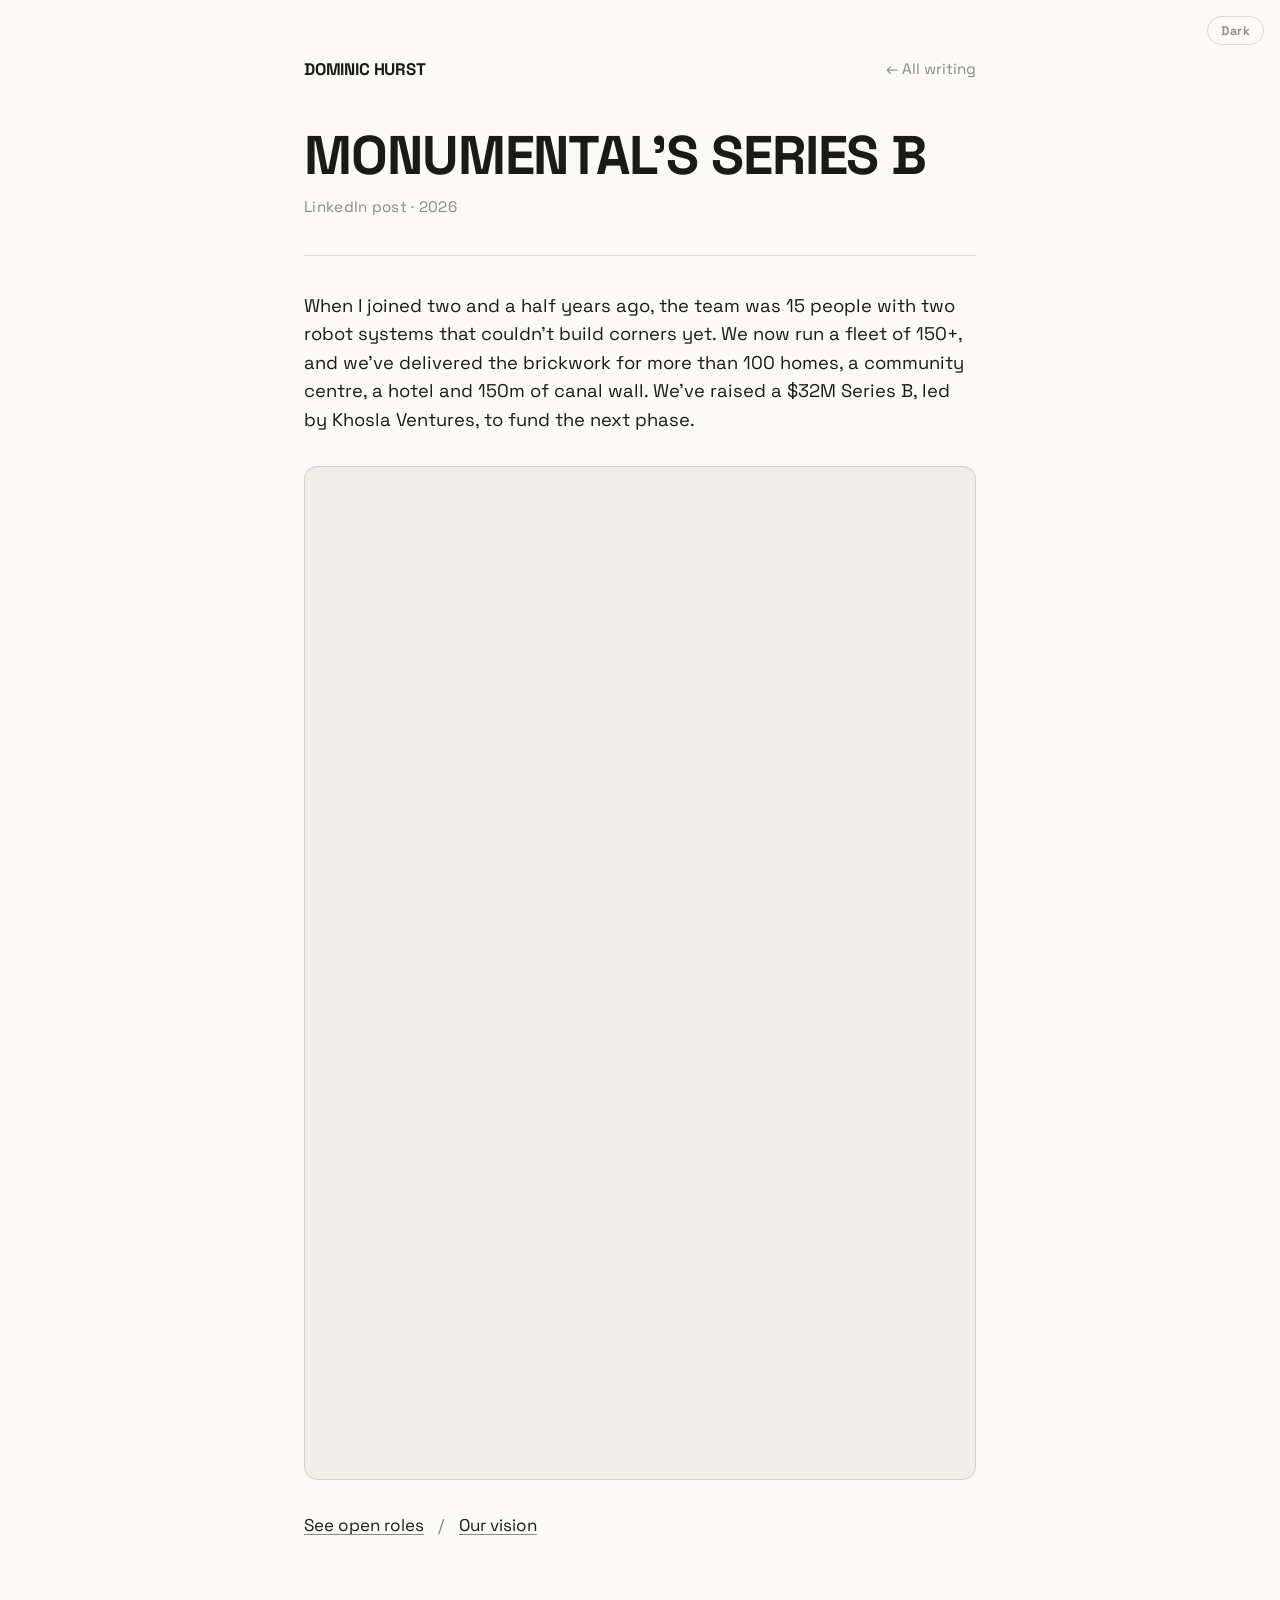
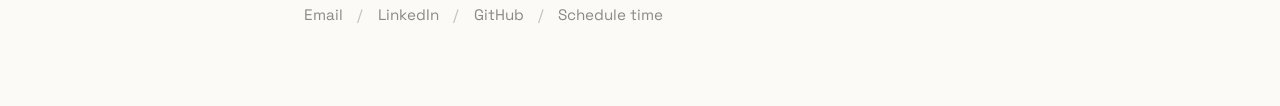
<file: series-b.html>
<!DOCTYPE html>
<html lang="en" data-theme="dark">
<head>
  <meta charset="UTF-8" />
  <meta name="viewport" content="width=device-width, initial-scale=1" />
  <title>Monumental&rsquo;s Series B | Dominic Hurst</title>
  <meta name="description" content="Fifteen people and two experimental robots to a fleet of 150+ and the brickwork on 100+ homes. Monumental has raised a $32M Series B led by Khosla Ventures." />
  <link rel="canonical" href="https://domhurst.github.io/series-b.html" />
  <meta property="og:type" content="article" />
  <meta property="og:title" content="Monumental&rsquo;s Series B" />
  <meta property="og:description" content="Fifteen people and two experimental robots to a fleet of 150+ and the brickwork on 100+ homes. Monumental has raised a $32M Series B led by Khosla Ventures." />
  <meta property="og:url" content="https://domhurst.github.io/series-b.html" />
  <meta property="og:image" content="https://domhurst.github.io/RobotPhoto.jpg" />
  <meta name="twitter:card" content="summary_large_image" />
  <link rel="icon" href="images/favicon.ico" sizes="32x32" />
  <link rel="apple-touch-icon" href="images/apple-touch-icon.png" />
  <link rel="preconnect" href="https://fonts.googleapis.com" />
  <link rel="preconnect" href="https://fonts.gstatic.com" crossorigin />
  <link href="https://fonts.googleapis.com/css2?family=Space+Grotesk:wght@400;500;600;700&display=swap" rel="stylesheet" />
  <link rel="stylesheet" href="style.css?v=2026-11-04d" />
  <script>(function(){try{var t=localStorage.getItem('theme');if(!t)t=matchMedia('(prefers-color-scheme: light)').matches?'light':'dark';document.documentElement.setAttribute('data-theme',t);}catch(e){document.documentElement.setAttribute('data-theme','dark');}})();</script>
</head>
<body>
  <button class="theme-toggle" type="button" aria-label="Toggle light or dark mode">Light</button>

  <main class="wrap post">

    <div class="topbar">
      <a class="wordmark" href="index.html">Dominic Hurst</a>
      <a class="back" href="index.html">&larr; All writing</a>
    </div>

    <article>
      <h1 class="post-h1">Monumental&rsquo;s Series B</h1>
      <p class="post-meta">LinkedIn post &middot; 2026</p>

      <hr class="rule" />

      <div class="prose">
        <p class="lead">
          When I joined two and a half years ago, the team was 15 people with two robot systems that
          couldn&rsquo;t build corners yet. We now run a fleet of 150+, and we&rsquo;ve delivered the
          brickwork for more than 100 homes, a community centre, a hotel and 150m of canal wall.
          We&rsquo;ve raised a $32M Series B, led by Khosla Ventures, to fund the next phase.
        </p>
      </div>

      <div class="embed linkedin" style="--embed-h:1012px">
        <iframe
          src="https://www.linkedin.com/embed/feed/update/urn:li:ugcPost:7483156436299067394"
          title="Embedded LinkedIn post" loading="lazy" allowfullscreen></iframe>
      </div>

      <nav class="more">
        <a href="https://www.monumental.co/jobs" target="_blank" rel="noopener">See open roles</a><span class="sep">/</span>
        <a href="https://www.monumental.co/our-vision" target="_blank" rel="noopener">Our vision</a>
      </nav>
    </article>

    <footer class="site-footer">
      <a href="mailto:dominic@monumental.co">Email</a><span class="sep">/</span>
      <a href="https://linkedin.com/in/dhurst1" target="_blank" rel="noopener">LinkedIn</a><span class="sep">/</span>
      <a href="https://github.com/domhurst" target="_blank" rel="noopener">GitHub</a><span class="sep">/</span>
      <a href="https://calendly.com/dom-monumental/vc" target="_blank" rel="noopener">Schedule time</a>
    </footer>

  </main>

  <script>
    (function(){
      var b=document.querySelector('.theme-toggle');
      function lbl(){ b.textContent = document.documentElement.getAttribute('data-theme')==='light' ? 'Dark' : 'Light'; }
      b.addEventListener('click',function(){
        var d=document.documentElement.getAttribute('data-theme')==='light'?'dark':'light';
        document.documentElement.setAttribute('data-theme',d);
        try{ localStorage.setItem('theme',d); }catch(e){}
        lbl();
      });
      lbl();
    })();
  </script>
</body>
</html>
</file>
<file: style.css>
/* ============================================================
   Dominic Hurst - shared stylesheet
   Dark, monochrome, Space Grotesk. One foreground colour.
   Used by every page (home + posts). To add a new post page,
   copy the post template and only change the content.
============================================================ */
:root{
  /* Dark theme (default) */
  --bg:#0A0A0B;
  --fg:#ECEAE3;                    /* single foreground colour - everything */
  --muted:rgba(236,234,227,.45);  /* same colour, lower opacity, for meta only */
  --rule:rgba(236,234,227,.14);
  --panel:#0F0F12;                /* embed/video frame fill */
  --maxw:720px;                    /* reading column (post pages) */
  --maxw-home:820px;               /* slightly wider for the masthead + photo */
}

/* Light theme - warm cream, near-black ink (one foreground colour) */
:root[data-theme="light"]{
  --bg:#FBFAF6;
  --fg:#1A1A19;
  --muted:rgba(26,26,25,.50);
  --rule:rgba(26,26,25,.14);
  --panel:#F0EEE7;
}

html,body{ background:var(--bg); }
html{ transition:background-color .2s ease; }

*,*::before,*::after{ box-sizing:border-box; margin:0; padding:0; }
html{ -webkit-text-size-adjust:100%; }

body{
  background:var(--bg);
  color:var(--fg);
  font-family:'Space Grotesk',-apple-system,BlinkMacSystemFont,sans-serif;
  line-height:1.55;
  font-size:1.0625rem;
  -webkit-font-smoothing:antialiased;
  text-rendering:optimizeLegibility;
}

.wrap{ max-width:var(--maxw); margin:0 auto; padding:3.5rem 1.5rem 5rem; }
.wrap.home{ max-width:var(--maxw-home); padding-top:5rem; }

/* All links inherit the single foreground colour - no accent anywhere */
a{ color:inherit; text-decoration:none; }

/* ============================================================
   Masthead (home)
============================================================ */
.masthead{
  display:flex; align-items:flex-start; justify-content:space-between;
  gap:2.75rem;
}
.mast-text{ flex:1 1 auto; min-width:0; }

.name{
  font-weight:700;
  text-transform:uppercase;
  font-size:clamp(2.4rem, 5.8vw, 3.7rem);
  line-height:.95;
  letter-spacing:-.02em;
}
.tagline{
  margin-top:.7rem;
  font-weight:500;
  font-size:clamp(1.15rem, 3.2vw, 1.5rem);
  letter-spacing:-.01em;
}
.intro{
  margin-top:1.15rem;
  max-width:44ch;
  font-weight:400;
  font-size:1.0625rem;
}

/* Portrait - 25% larger than the previous 270px */
.portrait{
  flex:0 0 338px; width:338px; height:auto; display:block;
  border-radius:14px; border:1px solid var(--rule); align-self:flex-start;
}

/* ============================================================
   Section label + rule
============================================================ */
.label{
  font-size:.8rem; font-weight:600; letter-spacing:.16em;
  text-transform:uppercase; color:var(--muted); margin-bottom:1.3rem;
}
.rule{ border:0; border-top:1px solid var(--rule); margin:3rem 0; }
.post .rule{ margin:2.25rem 0; }

/* ============================================================
   Writing list (home) - titles only, Bouke style
============================================================ */
.posts{ display:flex; flex-direction:column; }
.post-row{
  display:flex; align-items:baseline; justify-content:space-between; gap:1.5rem;
  padding:1.05rem 0;
  border-top:1px solid var(--rule);
}
.posts .post-row:last-child{ border-bottom:1px solid var(--rule); }
.post-title{
  font-weight:500;
  font-size:clamp(1.25rem, 3.4vw, 1.7rem);
  letter-spacing:-.01em; line-height:1.15;
  transition:opacity .15s ease;
}
.post-row:hover .post-title{ opacity:.6; }
.post-year{ color:var(--muted); font-size:.95rem; font-variant-numeric:tabular-nums; flex:0 0 auto; }

/* ============================================================
   Writing cards - image-led grid. Video cards keep a visible (empty)
   <video> over the lazy cover image, so iOS will autoplay it; the clip
   plays on hover or for the card nearest the screen centre
============================================================ */
.cards{ display:grid; grid-template-columns:repeat(2, 1fr); gap:2.25rem 1.25rem; }
.card{ display:flex; flex-direction:column; }
.card-media{
  position:relative; display:block; aspect-ratio:16/9; overflow:hidden;
  border-radius:12px; border:1px solid var(--rule); background:var(--panel);
}
.card-media img, .card-video{
  position:absolute; inset:0; width:100%; height:100%; object-fit:cover; display:block;
  transition:transform .4s ease;
}
.card:hover .card-media img, .card:hover .card-video{ transform:scale(1.02); }
.card-title{
  margin-top:.8rem; font-weight:500; font-size:1.2rem; line-height:1.2; letter-spacing:-.01em;
  transition:opacity .15s ease;
}
.card:hover .card-title{ opacity:.6; }
.card .post-year{ margin-top:.3rem; }
.card:focus-visible{ outline:none; }
.card:focus-visible .card-media{ outline:2px solid var(--fg); outline-offset:3px; }

/* ============================================================
   Post page: top bar / wordmark
============================================================ */
.topbar{ display:flex; align-items:center; justify-content:space-between; margin-bottom:3rem; gap:1rem; }
.wordmark{ font-weight:700; text-transform:uppercase; letter-spacing:-.01em; font-size:1.05rem; }
.topbar .back{ color:var(--muted); font-size:.95rem; }
.topbar .back:hover{ color:var(--fg); }

/* ============================================================
   Post page: header + prose
============================================================ */
.post-h1{
  font-weight:700; text-transform:uppercase; letter-spacing:-.02em; line-height:.95;
  font-size:clamp(2rem, 6vw, 3.4rem); margin-bottom:.85rem;
}
.post-meta{ color:var(--muted); font-size:.95rem; letter-spacing:.02em; }

.prose p{ margin:1.1rem 0; max-width:64ch; }
.prose .lead{ font-size:1.15rem; }
.prose strong{ font-weight:600; }
.prose ul{ margin:1.1rem 0 1.1rem 1.2rem; list-style:none; }
.prose li{ position:relative; padding-left:1.1rem; margin:.55rem 0; max-width:62ch; }
.prose li::before{ content:""; position:absolute; left:0; top:.7em; width:5px; height:5px; border-radius:50%; background:var(--muted); }
.prose a{ text-decoration:underline; text-decoration-color:var(--muted); text-underline-offset:3px; }
.prose a:hover{ text-decoration-color:var(--fg); }
.prose blockquote{
  margin:1.75rem 0; padding-left:1.1rem; border-left:2px solid var(--rule);
  color:var(--fg);
}

/* ============================================================
   Embeds
============================================================ */
.video{
  position:relative; width:100%; aspect-ratio:16/9; margin:2rem 0;
  border:1px solid var(--rule); border-radius:14px; overflow:hidden; background:var(--panel);
}
.video iframe{ position:absolute; inset:0; width:100%; height:100%; border:0; }

.embed{
  border:1px solid var(--rule); border-radius:14px; overflow:hidden;
  margin:2rem 0; background:var(--panel);
}
.embed iframe{ width:100%; border:0; display:block; }
/* Each post sets --embed-h to its embed's natural height so nothing is cropped. */
.embed.linkedin iframe{ height:var(--embed-h,600px); }
.embed.reddit iframe{ height:var(--embed-h,900px); }

.caption{ color:var(--muted); font-size:.95rem; margin-top:-.4rem; }

.post-img{
  width:100%; height:auto; display:block; margin:2rem 0;
  border-radius:14px; border:1px solid var(--rule);
}

/* ============================================================
   Theme toggle (fixed, top-right, monochrome)
============================================================ */
.theme-toggle{
  position:fixed; top:1rem; right:1rem; z-index:50;
  font-family:'Space Grotesk',sans-serif; font-size:.78rem; font-weight:600;
  letter-spacing:.04em; color:var(--muted);
  background:transparent; border:1px solid var(--rule); border-radius:999px;
  padding:.35rem .8rem; cursor:pointer;
  transition:color .15s ease, border-color .15s ease;
}
.theme-toggle:hover{ color:var(--fg); border-color:var(--fg); }

/* Inline post links row */
.more{ margin-top:2rem; display:flex; flex-wrap:wrap; gap:.4rem .9rem; }
.more a{ text-decoration:underline; text-decoration-color:var(--muted); text-underline-offset:3px; }
.more a:hover{ text-decoration-color:var(--fg); }
.more .sep{ color:var(--muted); }

/* ============================================================
   Footer (shared)
============================================================ */
.site-footer{
  margin-top:4rem; color:var(--muted); font-size:.95rem;
  display:flex; flex-wrap:wrap; gap:.5rem .9rem; align-items:center;
}
.site-footer a:hover{ color:var(--fg); }
.site-footer .sep{ opacity:.5; }

/* ============================================================
   Focus + motion
============================================================ */
a:focus-visible{ outline:2px solid var(--fg); outline-offset:3px; border-radius:3px; }
@media (prefers-reduced-motion: reduce){
  *,*::before,*::after{ transition-duration:.001ms !important; }
}

/* ============================================================
   Responsive
============================================================ */
@media (max-width:640px){
  .wrap{ padding:2.75rem 1.25rem 3.5rem; }
  .wrap.home{ padding-top:3rem; }
  .masthead{ flex-direction:column; align-items:flex-start; gap:1.75rem; }
  .portrait{ width:70%; flex-basis:auto; }
  .post-row{ flex-direction:column; gap:.2rem; }
  .cards{ grid-template-columns:1fr; gap:2rem; }
  .embed.linkedin iframe{ height:var(--embed-h-sm,var(--embed-h,560px)); }
  .embed.reddit iframe{ height:var(--embed-h-sm,var(--embed-h,760px)); }
}
</file>
